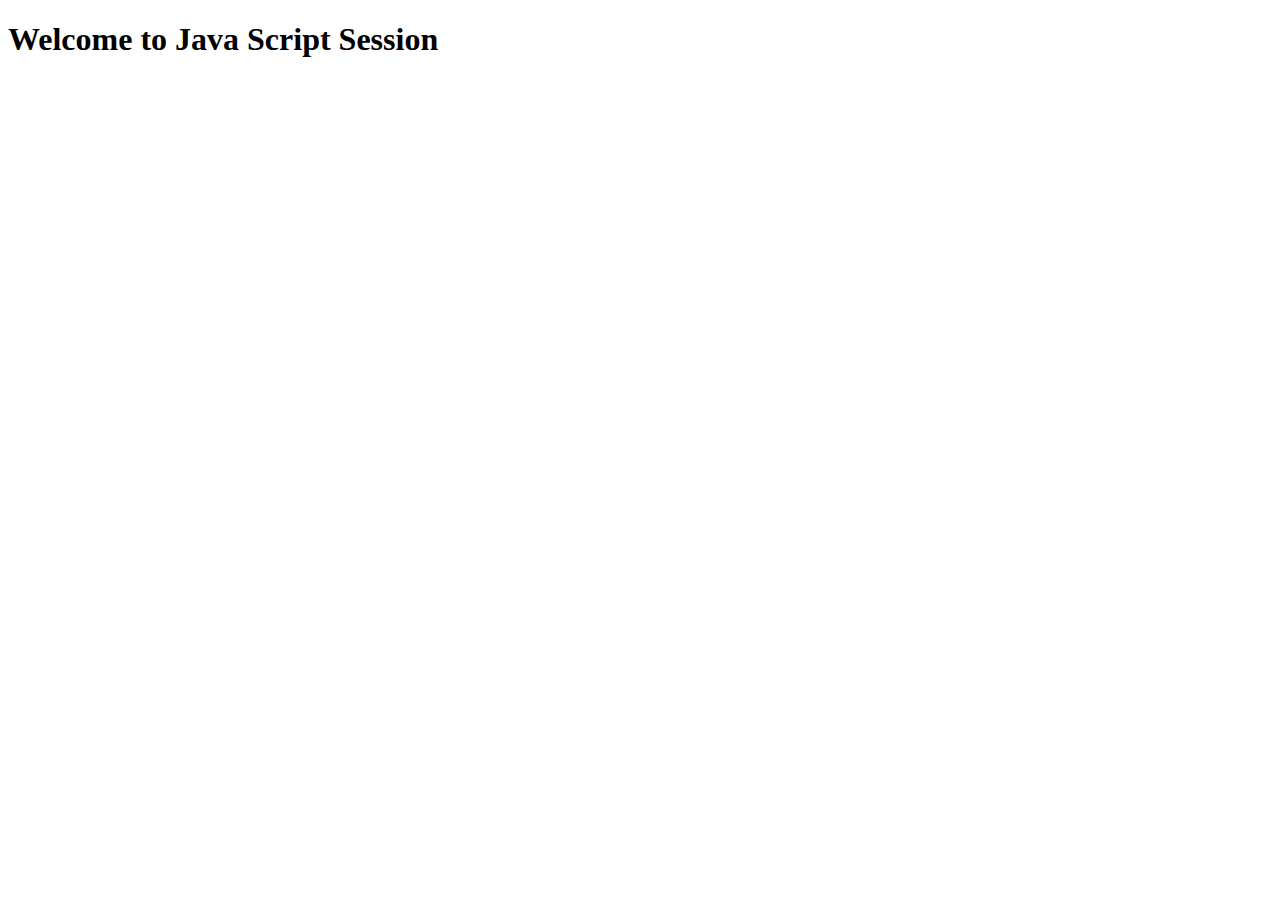
<file: Day-1/demo.html>
<!DOCTYPE html>
<html lang="en">
<head>
    <meta charset="UTF-8">
    <meta name="viewport" content="width=device-width, initial-scale=1.0">
    <title>My First Dynamic website</title>
    <link rel="stylesheet"  type=text href="./css/demo.css">
    <!--method-1 to add javascript file-->
    <script>
        console.log("Welcome to Java Script Session")
    </script>
</head>
<!--method-2 to add javascript file-->
<script>
        console.log("Welcome to Java Script Session")
    </script>
<body>
     <!--method-3 to add javascript file-->
     <script>
        console.log("Welcome to Java Script Session")
    </script>
    <h1>
           Welcome to Java Script Session
    </h1>
</body>
<!--method-4 to add javascript file-->
  <script>
        console.log("Welcome to Java Script Session")
    </script>
</html>
<!--method to add javascript file-->
<script>
    console.log("Welcome to Java Script session")
</script>
</file>
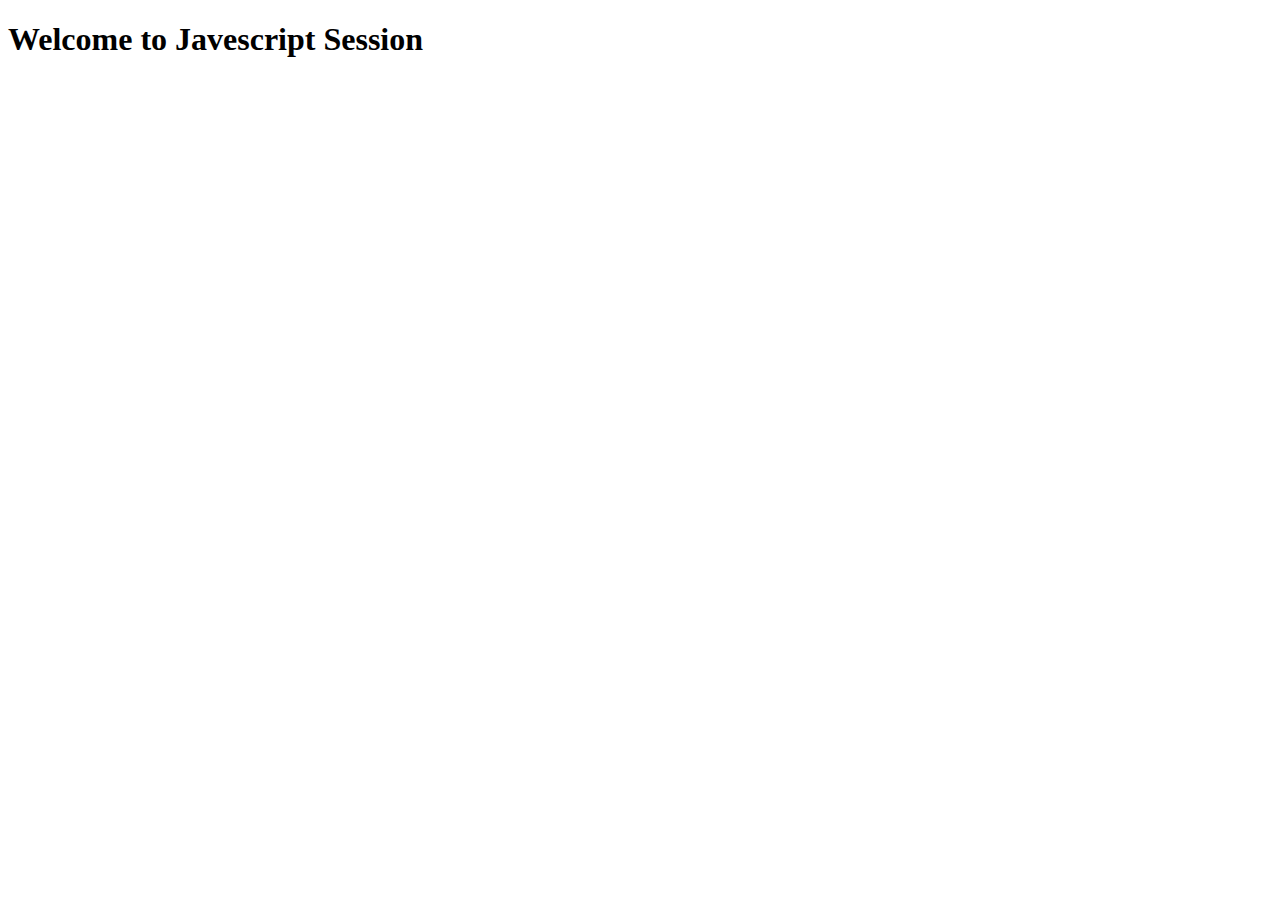
<file: Day-1/demo2.html>
<!DOCTYPE html>
<html lang="en">
<head>
    <meta charset="UTF-8">
    <meta name="viewport" content="width=device-width, initial-scale=1.0">
    <title> My First Dynamic Website </title>
    <link rel="stylesheet"  type="text" href="./css/demo2.css">
  <!-- method -1 to add javascript file -->
   <!--  <script src="./js/script.js"></script>-->

   
   
</head>
<!--method -2 to add javascript file -->
 <!-- <script src="./js/script.js"></script>-->
<body>
    <!--method-3 to add javascript file -->
 <!-- <script src="./js/script.js"></script>-->

 <h1>Welcome to Javescript Session </h1>
 <!--method -4 to add javascript file -->
 <!-- <script src="./js/script.js"></script>-->

 <!--placing the script in the bottom of the <body> element improve the display
    ,speed because the script interpritation slow down the display-->
 
    <!--mwthod 5 add the javascript -->
    <script src="./js/script.js"></script>
</body>
</html>
</file>
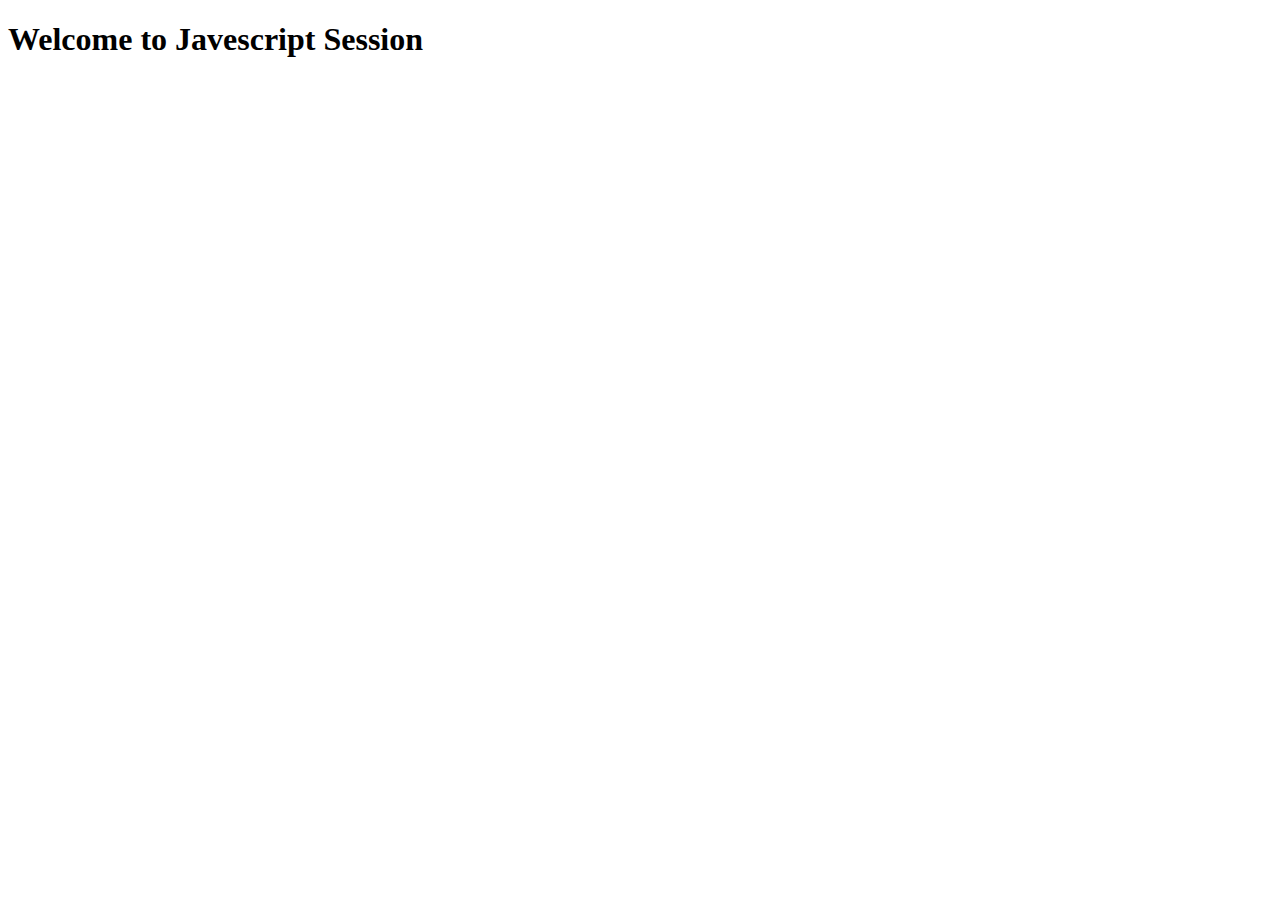
<file: Day-1/demo/demo2.html>
<!DOCTYPE html>
<html lang="en">
<head>
    <meta charset="UTF-8">
    <meta name="viewport" content="width=device-width, initial-scale=1.0">
    <title> My First Dynamic Website </title>
    <link rel="stylesheet"  type="text" href="./css/demo2.css">
  <!-- method -1 to add javascript file -->
   <!--  <script src="./js/script.js"></script>-->

   
   
</head>
<!--method -2 to add javascript file -->
 <!-- <script src="./js/script.js"></script>-->
<body>
    <!--method-3 to add javascript file -->
 <!-- <script src="./js/script.js"></script>-->

 <h1>Welcome to Javescript Session </h1>
 <!--method -4 to add javascript file -->
 <!-- <script src="./js/script.js"></script>-->

 <!--placing the script in the bottom of the <body> element improve the display
    ,speed because the script interpritation slow down the display-->
 
    <!--mwthod 5 add the javascript -->
    <script src="./js/script.js"></script>
</body>
</html>
</file>
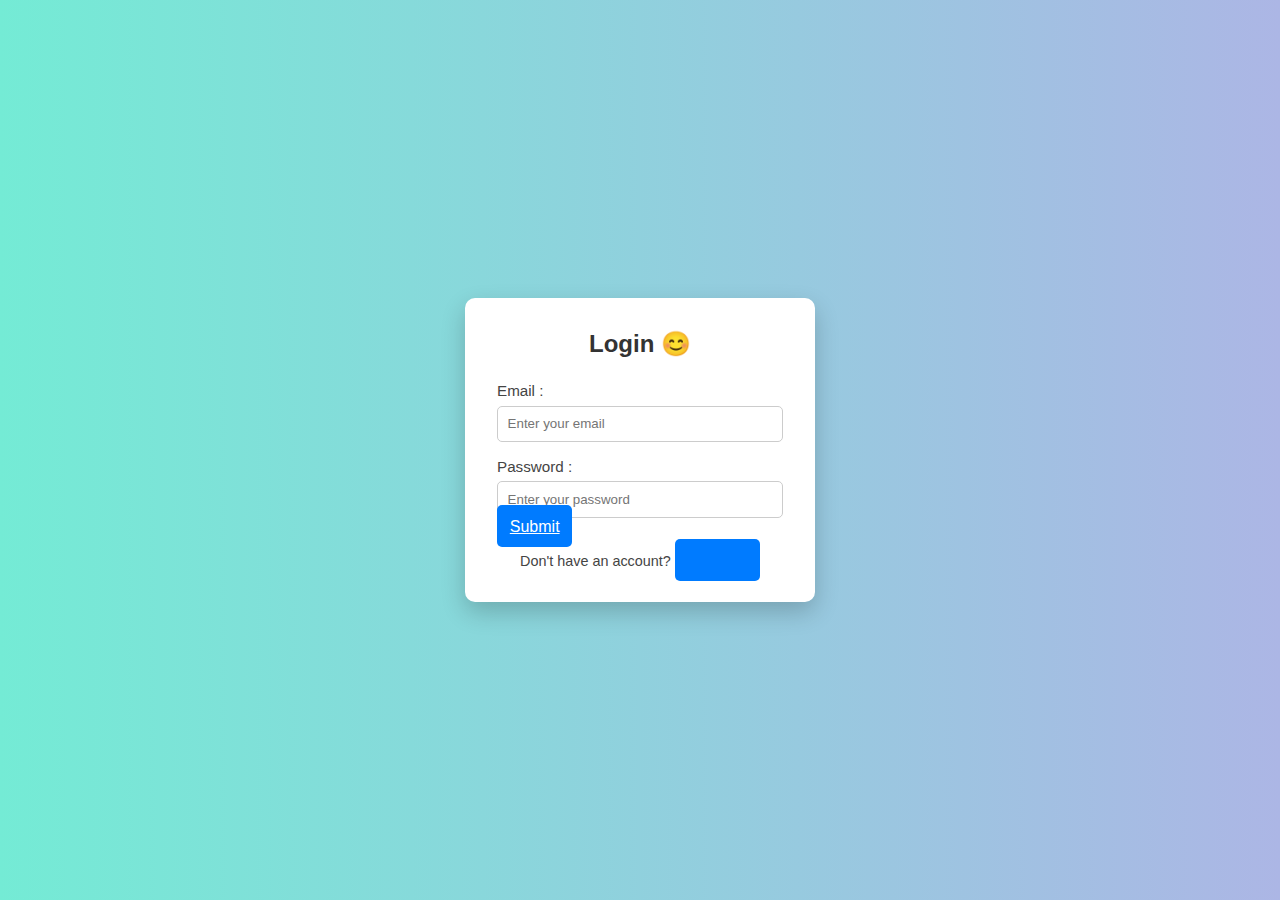
<file: Day-1/Register/login.html>
<!DOCTYPE html>
<html lang="en">
<head>
    <meta charset="UTF-8">
    <meta name="viewport" content="width=device-width, initial-scale=1.0">
    <title>Login Us!</title>
    <link rel="stylesheet" href="./css/login.css">
</head>
<body>
     <div class="form-container">
        

        <form class="login-form animate">
            <h2>Login 😊</h2>

            <label for="User-name">Email :</label>
            <input type="email" id="email" name="email" placeholder="Enter your email" required/>
            
            <label for="password">Password :</label>
            <input type="password" id="password" name="password" placeholder="Enter your password">

           
            <a href="./home.html">Submit</a>
            
            <p class="register-link">
                Don't have an account? <a href="Register.html">Register</a>
            </p>
        </form>
     </div>
</body>
</html>
</file>
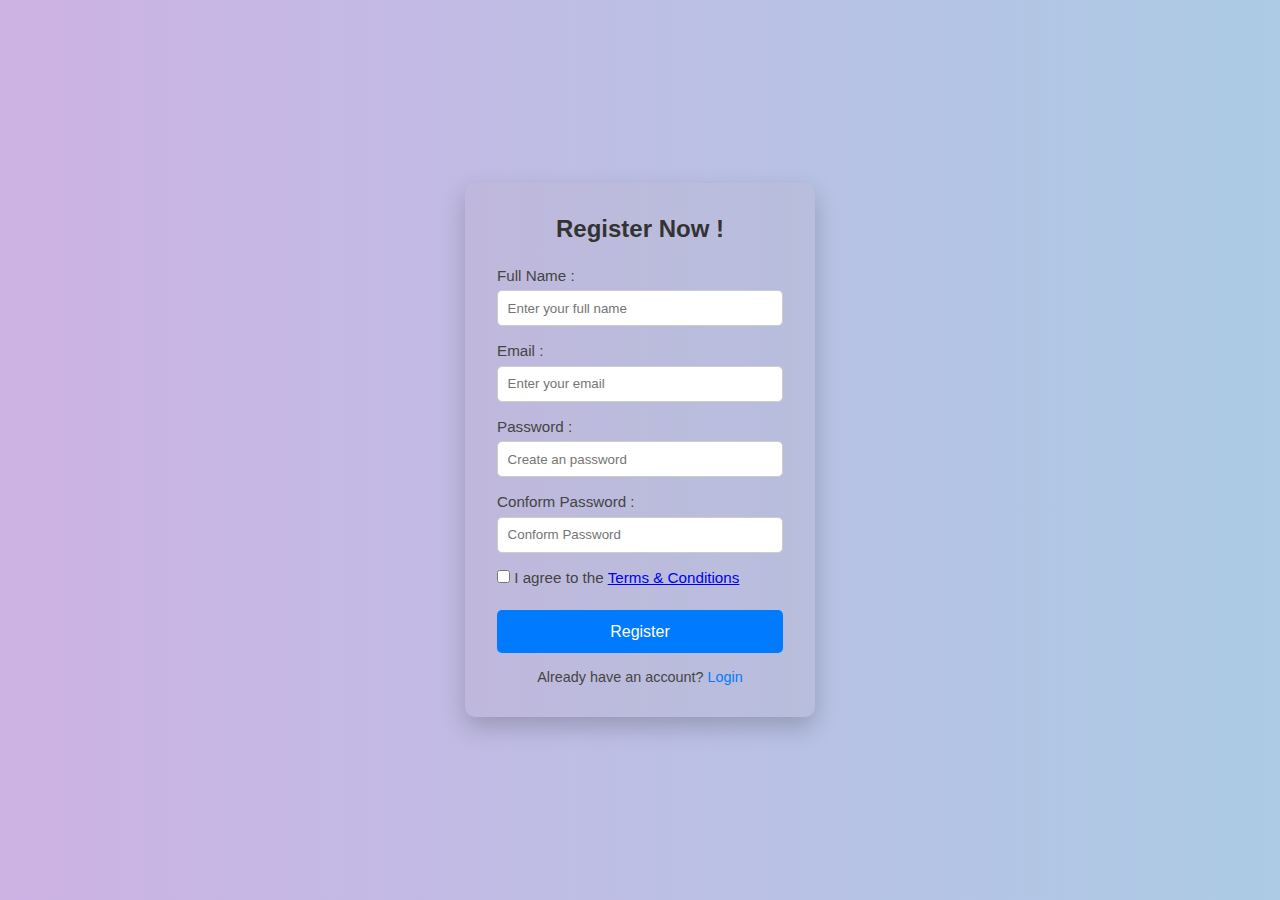
<file: Day-1/Register/Register.html>
<!DOCTYPE html>
<html lang="en">
<head>
    <meta charset="UTF-8">
    <meta name="viewport" content="width=device-width, initial-scale=1.0">
    <title>Registration Form</title>
    <link rel="stylesheet" href="./css/Register.css">
</head>
<body>
    <!--create a container-->
    <div class="form-container">
       
     
        <form class="registration-form">
              <h2>Register Now ! </h2>


              <label for="fullname">Full Name :</label>
              <input type="text" id="fullname" name="full name" placeholder="Enter your full name" required/>

              <label for="email">Email :</label>
              <input type="text" id="email" name="email"  placeholder="Enter your email" required/>

              <label for="password">Password :</label>
              <input  type="text" id="password" name="password"  placeholder="Create an password" required/>

              <label for="conform password" >Conform Password :</label>
              <input type="text" id="conform password" name="conform password" placeholder="Conform Password" required>

              <label for="term">
                <input type="checkbox" required/>
                I agree to the <a href="#">Terms & Conditions</a>
                </label>

                <button type="submit">Register</button>

                <p class="login-link">
                    Already have an account? <a href="login.html">Login</a>
                </p>

        </form>
    </div>
</body>
</html>
</file>
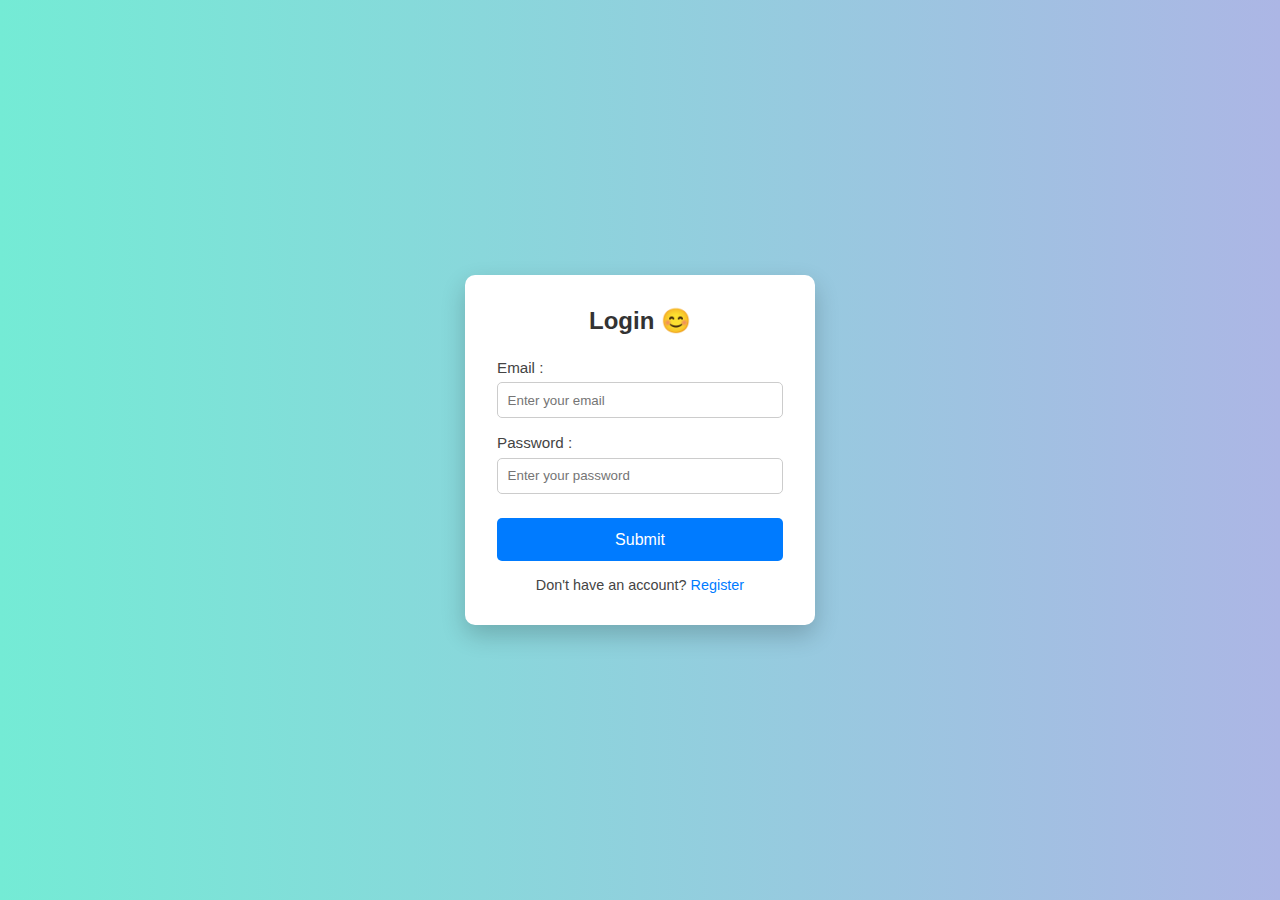
<file: Javascrip workshop/Register/login.html>
<!DOCTYPE html>
<html lang="en">
<head>
    <meta charset="UTF-8">
    <meta name="viewport" content="width=device-width, initial-scale=1.0">
    <title>Login Us!</title>
    <link rel="stylesheet" href="./css/login.css">
</head>
<body>
     <div class="form-container">
        <form class="login-form animate">
            <h2>Login 😊</h2>

            <label for="User-name">Email :</label>
            <input type="email" id="email" name="email" placeholder="Enter your email" required/>
            
            <label for="password">Password :</label>
            <input type="password" id="password" name="password" placeholder="Enter your password">

            <button type="submit">Submit</button>

            <p class="register-link">
                Don't have an account? <a href="Regester.html">Register</a>
            </p>
        </form>
     </div>
</body>
</html>
</file>
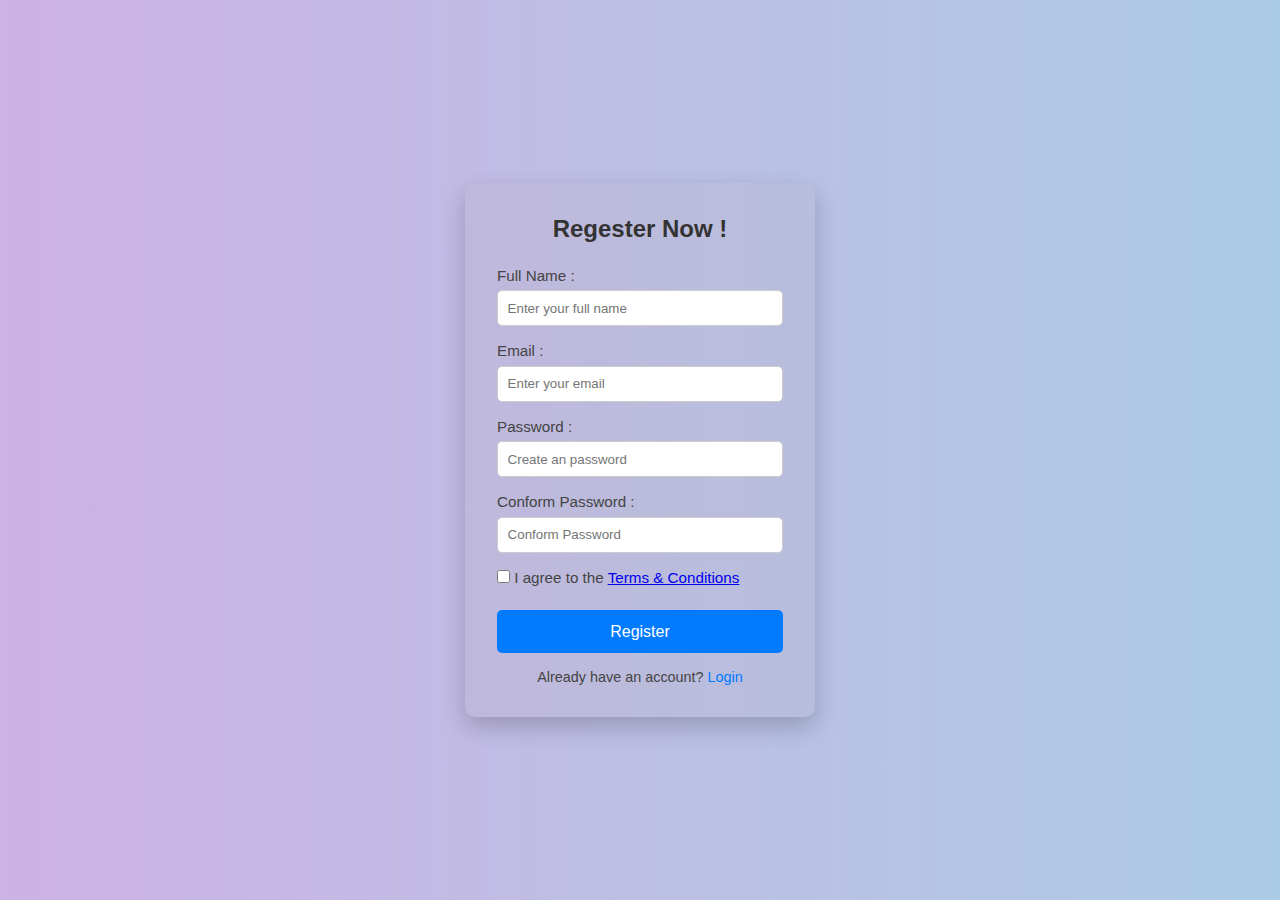
<file: Javascrip workshop/Register/Regester.html>
<!DOCTYPE html>
<html lang="en">
<head>
    <meta charset="UTF-8">
    <meta name="viewport" content="width=device-width, initial-scale=1.0">
    <title>Registration Form</title>
    <link rel="stylesheet" href="./css/Register.css">
</head>
<body>
    <!--create a container-->
    <div class="form-container">
        <form class="registration-form">
              <h2>Regester Now ! </h2>

              <label for="fullname">Full Name :</label>
              <input type="text" id="fullname" name="full name" placeholder="Enter your full name" required/>

              <label for="email">Email :</label>
              <input type="text" id="email" name="email"  placeholder="Enter your email" required/>

              <label for="password">Password :</label>
              <input  type="text" id="password" name="password"  placeholder="Create an password" required/>

              <label for="conform password" >Conform Password :</label>
              <input type="text" id="conform password" name="conform password" placeholder="Conform Password" required>

              <label for="term">
                <input type="checkbox" required/>
                I agree to the <a href="#">Terms & Conditions</a>
                </label>

                <button type="submit">Register</button>

                <p class="login-link">
                    Already have an account? <a href="login.html">Login</a>
                </p>

        </form>
    </div>
</body>
</html>
</file>
<file: Day-1/css/demo.css>
h1{
    align-items: center;
    background-color: beige;
    color: blue;
    font-size:xx-large;
    font-family: 'Times New Roman', Times, serif;
    font-style: normal;
    font-weight: 500;
    text-shadow: 5px 5px 5px rgb(157, 209, 192);
}
</file>
<file: Day-1/css/demo2.css>
h2{
    align-items: center;
    font-family: 'Times New Roman', Times, serif;
    font-size: xx-large;
    font-weight: 900;
    text-shadow: 2px 2px 2px rgb(181, 181, 215);
}
</file>
<file: Day-1/demo/css/demo2.css>
h2{
    align-items: center;
    font-family: 'Times New Roman', Times, serif;
    font-size: xx-large;
    font-weight: 900;
    text-shadow: 2px 2px 2px rgb(181, 181, 215);
}
</file>
<file: Day-1/Register/css/login.css>
* {
      margin: 0;
      padding: 0;
      box-sizing: border-box;
    }

    body {
      font-family: 'Segoe UI', sans-serif;
      background: linear-gradient(to right, #74ebd5, #acb6e5);
      height: 100vh;
      display: flex;
      justify-content: center;
      align-items: center;
      overflow: hidden;
    }

    .form-container {
      background-color: #fff;
      padding: 2rem;
      border-radius: 10px;
      width: 350px;
      box-shadow: 0 10px 25px rgba(0,0,0,0.2);
      animation: fadeSlideIn 1s ease-in-out;
    }

    @keyframes fadeSlideIn {
      0% {
        opacity: 0;
        transform: translateY(-40px);
      }
      100% {
        opacity: 1;
        transform: translateY(0);
      }
    }

    .login-form h2 {
      text-align: center;
      margin-bottom: 1.5rem;
      color: #333;
      animation: fadeIn 1.2s ease forwards;
    }

    .login-form label {
      display: block;
      margin-top: 1rem;
      font-size: 0.95rem;
      color: #444;
    }

    .login-form input[type="email"],
    .login-form input[type="password"] {
      width: 100%;
      padding: 0.6rem;
      margin-top: 0.4rem;
      border: 1px solid #ccc;
      border-radius: 5px;
      transition: all 0.3s ease;
      text-shadow: ;
    }

    .login-form input:focus {
      border-color: #007bff;
      box-shadow: 0 0 5px rgba(0,123,255,0.4);
      transform: scale(1.02);
    }

    .login-form a {
      width: 100%;
      padding: 0.8rem;
      margin-top: 1.5rem;
      background-color: #007bff;
      color: white;
      border: none;
      font-size: 1rem;
      border-radius: 5px;
      cursor: pointer;
      transition: background 0.3s, transform 0.3s ease;
    }

    .login-form button:hover {
      background-color: #0056b3;
      transform: scale(1.05);
    }

    .register-link {
      text-align: center;
      margin-top: 1rem;
      font-size: 0.9rem;
      color: #444;
      animation: fadeIn 1.4s ease forwards;
    }

    .register-link a {
      color: #007bff;
      text-decoration: none;
      font-weight: 500;
      transition: color 0.3s ease;
    }

    .register-link a:hover {
      color: #0056b3;
      text-decoration: underline;
    }

    @keyframes fadeIn {
      from { opacity: 0; }
      to { opacity: 1; }
    }
</file>
<file: Day-1/Register/css/Register.css>
* {
  margin: 0;
  padding: 0;
  box-sizing: border-box;
}

body {
  font-family: 'Segoe UI', sans-serif;
  background: linear-gradient(to right, #cdb2e4, #accbe5);
  height: 100vh;
  display: flex;
  justify-content: center;
  align-items: center;
  overflow: hidden;
}

/* the home */

.home  button {
  width: 100%;
  padding: 0.8rem;
  margin-top: 1.5rem;
  background-color: #007bff;
  color: white;
  border: none;
  font-size: 1rem;
  border-radius: 5px;
  cursor: pointer;
  transition: background 0.3s, transform 0.3s ease;
  
}

.roles a {
            display: inline-block;
            text-decoration: none;
            background: none;
            border: 2px solid #0073e6;
            padding: 10px;
            margin: 5px;
            cursor: pointer;
            border-radius: 8px;
            color: #fff;
            transition: all 0.5s ease;
           align-items: center;
        }

.roles .active,
.roles a:hover {
            background: #0073e6;
}


.form-container {
  background-color: #bab0bb2c;
  padding: 2rem;
  border-radius: 10px;
  width: 350px;
  box-shadow: 0 10px 25px rgba(0,0,0,0.2);
  animation: fadeSlideIn 1s ease-in-out;
}

@keyframes fadeSlideIn {
  0% {
    opacity: 0;
    transform: translateY(-40px);
  }
  100% {
    opacity: 1;
    transform: translateY(0);
  }
}

.registration-form h2 {
  text-align: center;
  margin-bottom: 1.5rem;
  color: #333;
  animation: fadeIn 1.2s ease forwards;
}

.registration-form label {
  display: block;
  margin-top: 1rem;
  font-size: 0.95rem;
  color: #444;
}

.registration-form input[type="text"],
.registration-form input[type="email"],
.registration-form input[type="password"] {
  width: 100%;
  padding: 0.6rem;
  margin-top: 0.4rem;
  border: 1px solid #ccc;
  border-radius: 5px;
  transition: all 0.3s ease;
}

.registration-form input:focus {
  border-color: #007bff;
  box-shadow: 0 0 5px rgba(0,123,255,0.4);
  transform: scale(1.02);
}



.registration-form button {
  width: 100%;
  padding: 0.8rem;
  margin-top: 1.5rem;
  background-color: #007bff;
  color: white;
  border: none;
  font-size: 1rem;
  border-radius: 5px;
  cursor: pointer;
  transition: background 0.3s, transform 0.3s ease;
}

.registration-form button:hover {
  background-color: #0056b3;
  transform: scale(1.05);
}

    .login-link {
  text-align: center;
  margin-top: 1rem;
  font-size: 0.9rem;
  color: #444;
  animation: fadeIn 1.4s ease forwards;
}

.login-link a {
  color: #007bff;
  text-decoration: none;
  font-weight: 500;
  transition: color 0.3s ease;
}

.login-link a:hover {
  color: #0056b3;
  text-decoration: underline;
}


/* Optional fade-in effect */
@keyframes fadeIn {
  from { opacity: 0; }
  to { opacity: 1; }
}
</file>
<file: Javascrip workshop/Register/css/login.css>
* {
      margin: 0;
      padding: 0;
      box-sizing: border-box;
    }

    body {
      font-family: 'Segoe UI', sans-serif;
      background: linear-gradient(to right, #74ebd5, #acb6e5);
      height: 100vh;
      display: flex;
      justify-content: center;
      align-items: center;
      overflow: hidden;
    }

    .form-container {
      background-color: #fff;
      padding: 2rem;
      border-radius: 10px;
      width: 350px;
      box-shadow: 0 10px 25px rgba(0,0,0,0.2);
      animation: fadeSlideIn 1s ease-in-out;
    }

    @keyframes fadeSlideIn {
      0% {
        opacity: 0;
        transform: translateY(-40px);
      }
      100% {
        opacity: 1;
        transform: translateY(0);
      }
    }

    .login-form h2 {
      text-align: center;
      margin-bottom: 1.5rem;
      color: #333;
      animation: fadeIn 1.2s ease forwards;
    }

    .login-form label {
      display: block;
      margin-top: 1rem;
      font-size: 0.95rem;
      color: #444;
    }

    .login-form input[type="email"],
    .login-form input[type="password"] {
      width: 100%;
      padding: 0.6rem;
      margin-top: 0.4rem;
      border: 1px solid #ccc;
      border-radius: 5px;
      transition: all 0.3s ease;
    }

    .login-form input:focus {
      border-color: #007bff;
      box-shadow: 0 0 5px rgba(0,123,255,0.4);
      transform: scale(1.02);
    }

    .login-form button {
      width: 100%;
      padding: 0.8rem;
      margin-top: 1.5rem;
      background-color: #007bff;
      color: white;
      border: none;
      font-size: 1rem;
      border-radius: 5px;
      cursor: pointer;
      transition: background 0.3s, transform 0.3s ease;
    }

    .login-form button:hover {
      background-color: #0056b3;
      transform: scale(1.05);
    }

    .register-link {
      text-align: center;
      margin-top: 1rem;
      font-size: 0.9rem;
      color: #444;
      animation: fadeIn 1.4s ease forwards;
    }

    .register-link a {
      color: #007bff;
      text-decoration: none;
      font-weight: 500;
      transition: color 0.3s ease;
    }

    .register-link a:hover {
      color: #0056b3;
      text-decoration: underline;
    }

    @keyframes fadeIn {
      from { opacity: 0; }
      to { opacity: 1; }
    }
</file>
<file: Javascrip workshop/Register/css/Register.css>
* {
  margin: 0;
  padding: 0;
  box-sizing: border-box;
}

body {
  font-family: 'Segoe UI', sans-serif;
  background: linear-gradient(to right, #cdb2e4, #accbe5);
  height: 100vh;
  display: flex;
  justify-content: center;
  align-items: center;
  overflow: hidden;
}

.form-container {
  background-color: #bab0bb2c;
  padding: 2rem;
  border-radius: 10px;
  width: 350px;
  box-shadow: 0 10px 25px rgba(0,0,0,0.2);
  animation: fadeSlideIn 1s ease-in-out;
}

@keyframes fadeSlideIn {
  0% {
    opacity: 0;
    transform: translateY(-40px);
  }
  100% {
    opacity: 1;
    transform: translateY(0);
  }
}

.registration-form h2 {
  text-align: center;
  margin-bottom: 1.5rem;
  color: #333;
  animation: fadeIn 1.2s ease forwards;
}

.registration-form label {
  display: block;
  margin-top: 1rem;
  font-size: 0.95rem;
  color: #444;
}

.registration-form input[type="text"],
.registration-form input[type="email"],
.registration-form input[type="password"] {
  width: 100%;
  padding: 0.6rem;
  margin-top: 0.4rem;
  border: 1px solid #ccc;
  border-radius: 5px;
  transition: all 0.3s ease;
}

.registration-form input:focus {
  border-color: #007bff;
  box-shadow: 0 0 5px rgba(0,123,255,0.4);
  transform: scale(1.02);
}

.registration-form .terms {
  font-size: 0.85rem;
  margin-top: 1rem;
  font-weight:100px;
}

.registration-form .terms a {
  color: #007bff;
  text-decoration: none;
}

.registration-form button {
  width: 100%;
  padding: 0.8rem;
  margin-top: 1.5rem;
  background-color: #007bff;
  color: white;
  border: none;
  font-size: 1rem;
  border-radius: 5px;
  cursor: pointer;
  transition: background 0.3s, transform 0.3s ease;
}

.registration-form button:hover {
  background-color: #0056b3;
  transform: scale(1.05);
}

    .login-link {
  text-align: center;
  margin-top: 1rem;
  font-size: 0.9rem;
  color: #444;
  animation: fadeIn 1.4s ease forwards;
}

.login-link a {
  color: #007bff;
  text-decoration: none;
  font-weight: 500;
  transition: color 0.3s ease;
}

.login-link a:hover {
  color: #0056b3;
  text-decoration: underline;
}


/* Optional fade-in effect */
@keyframes fadeIn {
  from { opacity: 0; }
  to { opacity: 1; }
}
</file>
